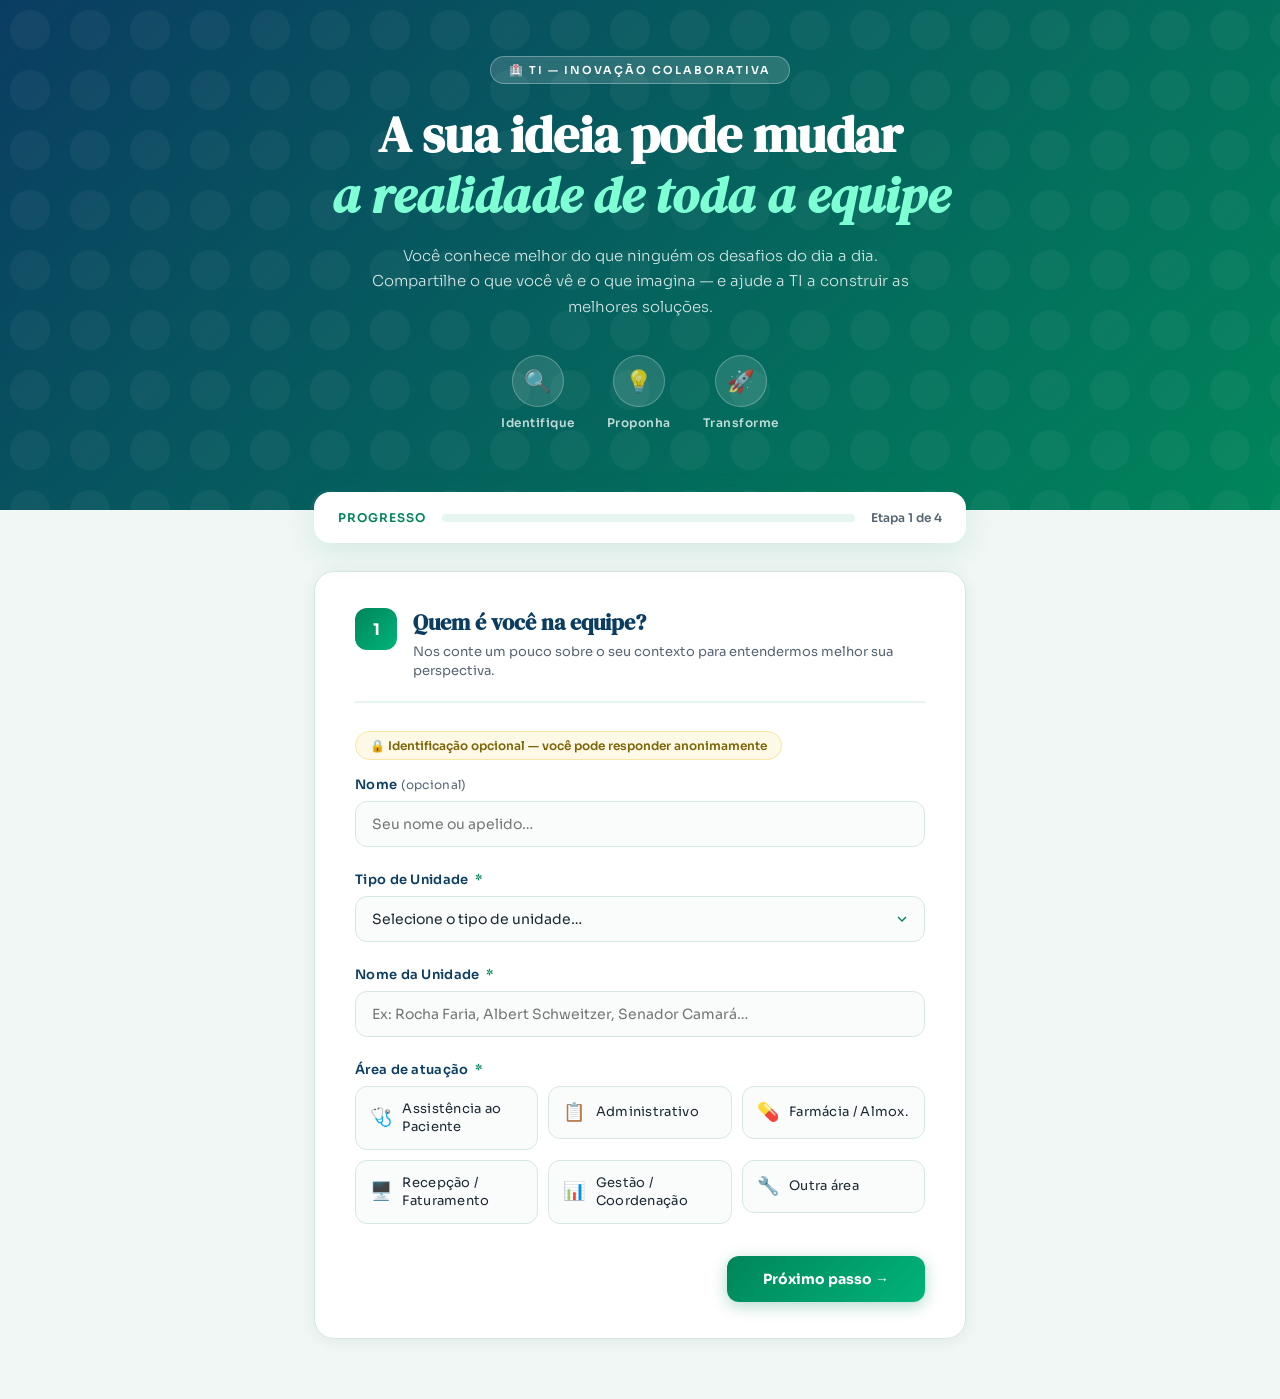
<file: index.html>
<!DOCTYPE html>
<html lang="pt-BR">

<head>
  <meta charset="UTF-8">
  <meta name="viewport" content="width=device-width, initial-scale=1.0">
  <title>Voz do Colaborador — TI</title>
  <link
    href="https://fonts.googleapis.com/css2?family=Sora:wght@300;400;600;700&family=DM+Serif+Display:ital@0;1&display=swap"
    rel="stylesheet">
  <link rel="stylesheet" href="style.css">
</head>

<body>

  <!-- HERO -->
  <div class="hero">
    <div class="hero-badge">🏥 TI — Inovação Colaborativa</div>
    <h1>A sua ideia pode mudar<br><em>a realidade de toda a equipe</em></h1>
    <p>Você conhece melhor do que ninguém os desafios do dia a dia. Compartilhe o que você vê e o que imagina — e ajude
      a TI a construir as melhores soluções.</p>
    <div class="hero-icons">
      <div class="hero-icon-item">
        <div class="icon-circle">🔍</div>
        Identifique
      </div>
      <div class="hero-icon-item">
        <div class="icon-circle">💡</div>
        Proponha
      </div>
      <div class="hero-icon-item">
        <div class="icon-circle">🚀</div>
        Transforme
      </div>
    </div>
  </div>

  <!-- PROGRESS -->
  <div class="progress-wrap">
    <div class="progress-card">
      <span class="progress-label">Progresso</span>
      <div class="progress-bar-bg">
        <div class="progress-bar-fill" id="progressFill"></div>
      </div>
      <span class="progress-steps" id="progressText">Etapa 1 de 4</span>
    </div>
  </div>

  <!-- FORM -->
  <div class="form-wrapper">

    <!-- SEÇÃO 1: Identificação -->
    <div class="form-section active" id="sec1">
      <div class="section-header">
        <div class="section-number">1</div>
        <div class="section-title">
          <h2>Quem é você na equipe?</h2>
          <p>Nos conte um pouco sobre o seu contexto para entendermos melhor sua perspectiva.</p>
        </div>
      </div>

      <div class="anon-badge">🔒 Identificação opcional — você pode responder anonimamente</div>

      <div class="field-group">
        <label>Nome <span class="opcional">(opcional)</span></label>
        <input type="text" id="nome" placeholder="Seu nome ou apelido…">
      </div>

      <div class="field-group">
        <label>Tipo de Unidade <span class="obrig">*</span></label>
        <select id="unidadeTipo">
          <option value="">Selecione o tipo de unidade…</option>
          <option value="Hospital">Hospital</option>
          <option value="Maternidade">Maternidade</option>
          <option value="UPA">UPA — Unidade de Pronto Atendimento</option>
        </select>
        <div class="field-error">Por favor, selecione o tipo de unidade.</div>
      </div>

      <div class="field-group">
        <label>Nome da Unidade <span class="obrig">*</span></label>
        <input type="text" id="unidadeNome" placeholder="Ex: Rocha Faria, Albert Schweitzer, Senador Camará…">
        <div class="field-error">Por favor, digite o nome da unidade.</div>
      </div>

      <div class="field-group">
        <label>Área de atuação <span class="obrig">*</span></label>
        <div class="card-options">
          <div class="card-option">
            <input type="radio" name="area" id="area1" value="Assistência direta ao paciente">
            <label for="area1"><span class="card-icon">🩺</span> Assistência ao Paciente</label>
          </div>
          <div class="card-option">
            <input type="radio" name="area" id="area2" value="Administrativo">
            <label for="area2"><span class="card-icon">📋</span> Administrativo</label>
          </div>
          <div class="card-option">
            <input type="radio" name="area" id="area3" value="Farmácia / Almoxarifado">
            <label for="area3"><span class="card-icon">💊</span> Farmácia / Almox.</label>
          </div>
          <div class="card-option">
            <input type="radio" name="area" id="area4" value="Recepção / Faturamento">
            <label for="area4"><span class="card-icon">🖥️</span> Recepção / Faturamento</label>
          </div>
          <div class="card-option">
            <input type="radio" name="area" id="area5" value="Gestão / Coordenação">
            <label for="area5"><span class="card-icon">📊</span> Gestão / Coordenação</label>
          </div>
          <div class="card-option">
            <input type="radio" name="area" id="area6" value="Outra">
            <label for="area6"><span class="card-icon">🔧</span> Outra área</label>
          </div>
        </div>
        <div class="field-error">Selecione sua área de atuação.</div>
      </div>

      <div class="nav-buttons">
        <button class="btn-next" onclick="goTo(2)">Próximo passo →</button>
      </div>
    </div>

    <!-- SEÇÃO 2: O Problema -->
    <div class="form-section" id="sec2">
      <div class="section-header">
        <div class="section-number">2</div>
        <div class="section-title">
          <h2>Qual o problema de tecnologia enfrentado?</h2>
          <p>Descreva os obstáculos tecnológicos que atrapalham sua rotina de trabalho.</p>
        </div>
      </div>

      <div class="callout">
        <strong>⚠️ Atenção:</strong> Este canal é <strong>exclusivo para problemas de Tecnologia da Informação (TI)</strong>. Reclamações sobre escalas de plantão, falta de insumos clínicos, temperatura do ar-condicionado ou outros assuntos de infraestrutura física/clínica devem ser reportados diretamente à sua coordenação.
      </div>

      <div class="field-group">
        <label>Descreva o problema de TI com suas próprias palavras <span class="obrig">*</span></label>
        <textarea id="descProblema"
          placeholder="Ex: O computador do consultório X está demorando muito para iniciar, ou o sistema de prontuário trava ao tentar salvar a ficha de evolução clínica..."
          oninput="countChars(this, 'count1')"></textarea>
        <div style="display:flex; justify-content:space-between; align-items:center">
          <p class="field-hint">Seja específico: informe qual computador, sistema ou equipamento apresenta a falha.</p>
          <span class="char-counter" id="count1">0 caracteres</span>
        </div>
        <div class="field-error">Descreva o problema de TI encontrado.</div>
      </div>

      <div class="field-group">
        <label>Com que frequência isso acontece?</label>
        <div class="star-rating" id="freqRating">
          <button type="button" class="star-btn" onclick="selectStar('freqRating', this, 'freq')">Raramente</button>
          <button type="button" class="star-btn" onclick="selectStar('freqRating', this, 'freq')">Às vezes</button>
          <button type="button" class="star-btn" onclick="selectStar('freqRating', this, 'freq')">Com
            frequência</button>
          <button type="button" class="star-btn" onclick="selectStar('freqRating', this, 'freq')">Todo dia</button>
        </div>
        <input type="hidden" id="freq" value="">
      </div>

      <div class="field-group">
        <label>Qual o impacto no atendimento? <span class="obrig">*</span></label>
        <div class="impact-select">
          <div class="impact-opt">
            <input type="radio" name="impacto" id="imp1" value="1">
            <label for="imp1"><span class="impact-num">1</span>Mínimo</label>
          </div>
          <div class="impact-opt">
            <input type="radio" name="impacto" id="imp2" value="2">
            <label for="imp2"><span class="impact-num">2</span>Baixo</label>
          </div>
          <div class="impact-opt">
            <input type="radio" name="impacto" id="imp3" value="3">
            <label for="imp3"><span class="impact-num">3</span>Médio</label>
          </div>
          <div class="impact-opt">
            <input type="radio" name="impacto" id="imp4" value="4">
            <label for="imp4"><span class="impact-num">4</span>Alto</label>
          </div>
          <div class="impact-opt">
            <input type="radio" name="impacto" id="imp5" value="5">
            <label for="imp5"><span class="impact-num">5</span>Crítico</label>
          </div>
        </div>
        <div class="field-error">Avalie o impacto do problema.</div>
      </div>

      <div class="nav-buttons">
        <button class="btn-back" onclick="goTo(1)">← Voltar</button>
        <button class="btn-next" onclick="goTo(3)">Próximo passo →</button>
      </div>
    </div>

    <!-- SEÇÃO 3: A Solução -->
    <div class="form-section" id="sec3">
      <div class="section-header">
        <div class="section-number">3</div>
        <div class="section-title">
          <h2>O que você faria para resolver?</h2>
          <p>Não existe ideia errada. Qualquer sugestão, por mais simples que pareça, pode ser o ponto de partida de uma
            grande melhoria.</p>
        </div>
      </div>

      <div class="callout">
        <strong>🧠 Imagine:</strong> Se você tivesse acesso a qualquer recurso tecnológico, o que resolveria esse
        problema de uma vez por todas?
      </div>

      <div class="field-group">
        <label>Sua ideia de solução <span class="obrig">*</span></label>
        <textarea id="solucao"
          placeholder="Ex: Seria ótimo se o sistema abrisse automaticamente o prontuário do paciente ao ler a pulseira, sem precisar digitar o número manualmente…"
          oninput="countChars(this, 'count2')" style="min-height:130px"></textarea>
        <div style="display:flex; justify-content:space-between; align-items:center">
          <p class="field-hint">Pode ser algo que já existe em outro lugar, que você viu numa reportagem ou simplesmente
            uma ideia sua!</p>
          <span class="char-counter" id="count2">0 caracteres</span>
        </div>
        <div class="field-error">Descreva sua proposta de solução.</div>
      </div>

      <div class="field-group">
        <label>Você já tentou resolver isso de alguma forma?</label>
        <textarea id="tentativas"
          placeholder="Ex: A gente criou uma planilha paralela pra compensar, mas é trabalhoso e dá erro…"
          oninput="countChars(this, 'count3')"></textarea>
        <span class="char-counter" id="count3">0 caracteres</span>
      </div>

      <div class="field-group">
        <label>Quem mais é afetado por esse problema? <span class="opcional">(opcional)</span></label>
        <div class="card-options">
          <div class="card-option">
            <input type="checkbox" name="afetados" id="af1" value="Minha equipe direta">
            <label for="af1"><span class="card-icon">👥</span> Minha equipe direta</label>
          </div>
          <div class="card-option">
            <input type="checkbox" name="afetados" id="af2" value="Outras equipes">
            <label for="af2"><span class="card-icon">🏢</span> Outras equipes</label>
          </div>
          <div class="card-option">
            <input type="checkbox" name="afetados" id="af3" value="Pacientes">
            <label for="af3"><span class="card-icon">🤝</span> Pacientes</label>
          </div>
          <div class="card-option">
            <input type="checkbox" name="afetados" id="af4" value="Toda a unidade">
            <label for="af4"><span class="card-icon">🏥</span> Toda a unidade</label>
          </div>
        </div>
      </div>

      <div class="nav-buttons">
        <button class="btn-back" onclick="goTo(2)">← Voltar</button>
        <button class="btn-next" onclick="goTo(4)">Próximo passo →</button>
      </div>
    </div>

    <!-- SEÇÃO 4: Participação e Fechamento -->
    <div class="form-section" id="sec4">
      <div class="section-header">
        <div class="section-number">4</div>
        <div class="section-title">
          <h2>Contato e Encerramento</h2>
          <p>Se desejar, informe seus contatos para que a equipe de TI possa lhe dar um retorno.</p>
        </div>
      </div>

      <div class="field-group">
        <label>E-mail ou ramal para contato <span class="opcional">(opcional)</span></label>
        <input type="email" id="email" placeholder="seu.email@riosaudeamplificado.rj.gov.br">
        <p class="field-hint">Somente para retornarmos com novidades sobre sua sugestão. Não será compartilhado.</p>
      </div>

      <div class="field-divider"></div>

      <div class="field-group">
        <label>Tem mais alguma coisa que queira nos contar? <span class="opcional">(opcional)</span></label>
        <textarea id="mensagemFinal"
          placeholder="Qualquer observação, sugestão adicional ou recado para a equipe de TI…"></textarea>
      </div>

      <div class="field-group">
        <label>Como você avalia a abertura da TI para receber sugestões?</label>
        <div class="star-rating" id="avalRating">
          <button type="button" class="star-btn" onclick="selectStar('avalRating', this, 'aval')">⭐ Ruim</button>
          <button type="button" class="star-btn" onclick="selectStar('avalRating', this, 'aval')">⭐⭐ Regular</button>
          <button type="button" class="star-btn" onclick="selectStar('avalRating', this, 'aval')">⭐⭐⭐ Boa</button>
          <button type="button" class="star-btn" onclick="selectStar('avalRating', this, 'aval')">⭐⭐⭐⭐ Ótima</button>
        </div>
        <input type="hidden" id="aval" value="">
      </div>

      <div class="nav-buttons">
        <button class="btn-back" onclick="goTo(3)">← Voltar</button>
        <button class="btn-submit" onclick="submitForm()">
          ✅ Enviar minha contribuição
        </button>
      </div>
    </div>

    <!-- TELA DE SUCESSO -->
    <div class="success-screen" id="successScreen">
      <div class="success-icon">🚀</div>
      <h2>Obrigado pela sua voz!</h2>
      <p>Sua contribuição chegou à equipe de TI. Cada ideia é lida com atenção e pode se tornar a solução que toda a
        unidade precisava.</p>
      <div class="success-tags">
        <span class="success-tag">✅ Resposta registrada</span>
        <span class="success-tag">🔒 Dados protegidos</span>
        <span class="success-tag">💡 Ideia em análise</span>
        <span class="success-tag">🤝 Você fez a diferença</span>
      </div>
    </div>

  </div>

  <script src="script.js"></script>
</body>

</html>
</file>
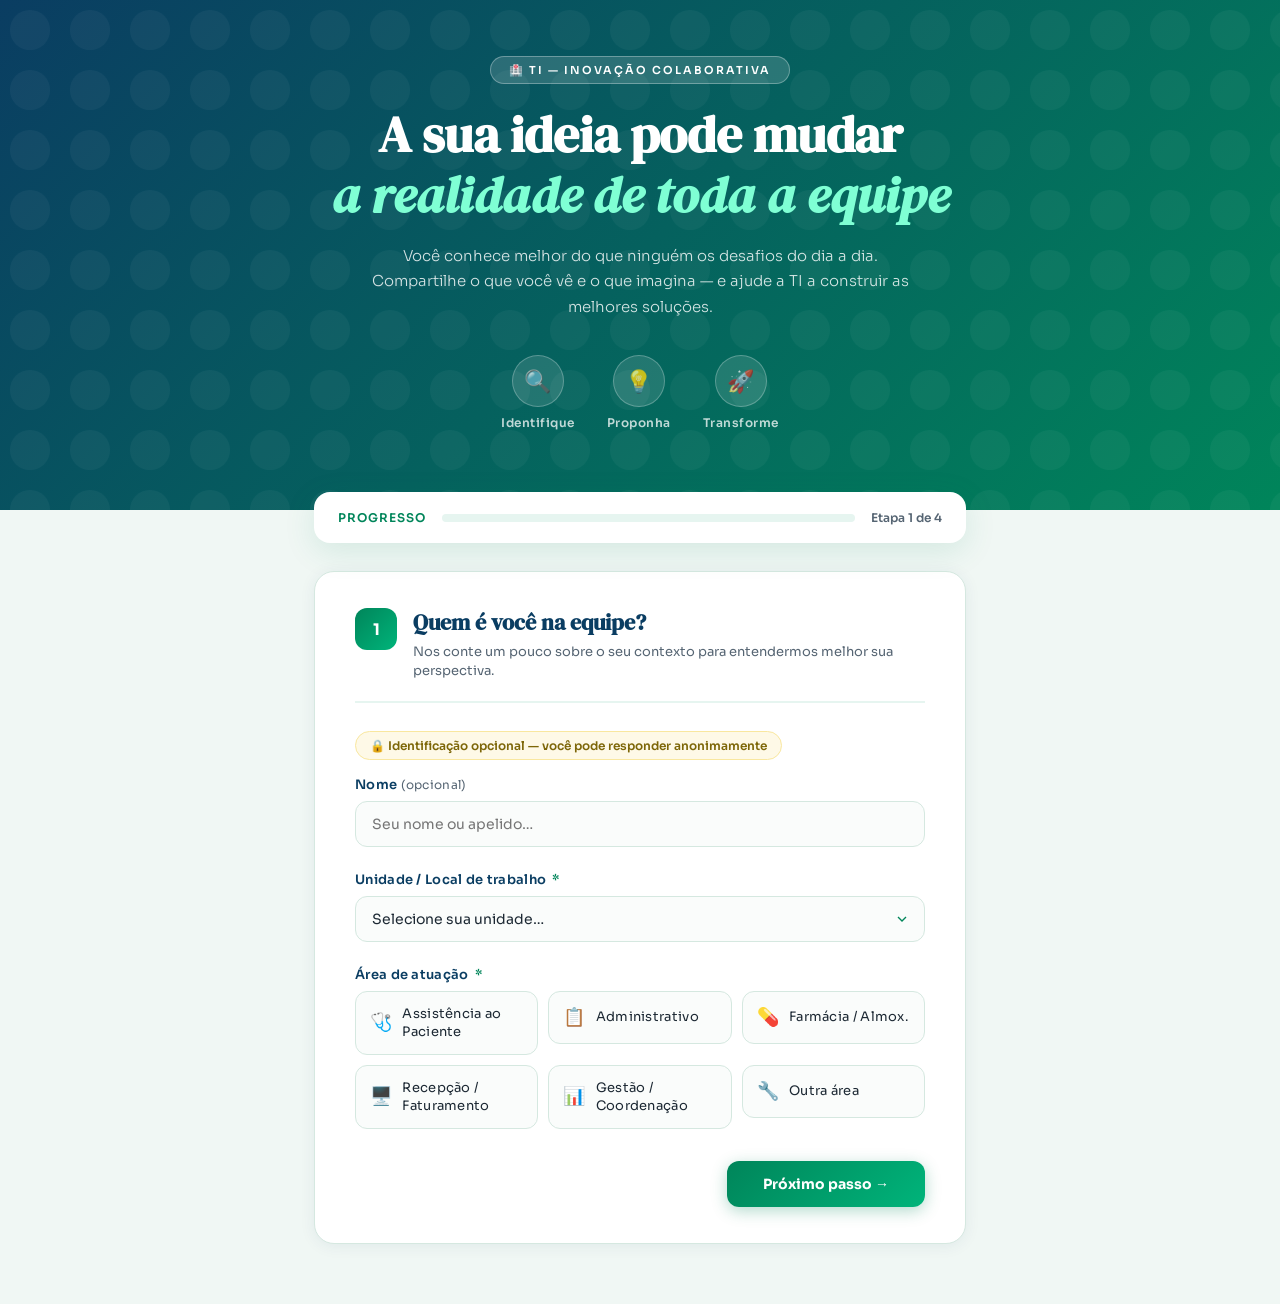
<file: voz-do-colaborador/index.html>
<!DOCTYPE html>
<html lang="pt-BR">
<head>
<meta charset="UTF-8">
<meta name="viewport" content="width=device-width, initial-scale=1.0">
<title>Voz do Colaborador — TI</title>
<link href="https://fonts.googleapis.com/css2?family=Sora:wght@300;400;600;700&family=DM+Serif+Display:ital@0;1&display=swap" rel="stylesheet">
<link rel="stylesheet" href="style.css">
</head>
<body>

<!-- HERO -->
<div class="hero">
  <div class="hero-badge">🏥 TI — Inovação Colaborativa</div>
  <h1>A sua ideia pode mudar<br><em>a realidade de toda a equipe</em></h1>
  <p>Você conhece melhor do que ninguém os desafios do dia a dia. Compartilhe o que você vê e o que imagina — e ajude a TI a construir as melhores soluções.</p>
  <div class="hero-icons">
    <div class="hero-icon-item">
      <div class="icon-circle">🔍</div>
      Identifique
    </div>
    <div class="hero-icon-item">
      <div class="icon-circle">💡</div>
      Proponha
    </div>
    <div class="hero-icon-item">
      <div class="icon-circle">🚀</div>
      Transforme
    </div>
  </div>
</div>

<!-- PROGRESS -->
<div class="progress-wrap">
  <div class="progress-card">
    <span class="progress-label">Progresso</span>
    <div class="progress-bar-bg">
      <div class="progress-bar-fill" id="progressFill"></div>
    </div>
    <span class="progress-steps" id="progressText">Etapa 1 de 4</span>
  </div>
</div>

<!-- FORM -->
<div class="form-wrapper">

  <!-- SEÇÃO 1: Identificação -->
  <div class="form-section active" id="sec1">
    <div class="section-header">
      <div class="section-number">1</div>
      <div class="section-title">
        <h2>Quem é você na equipe?</h2>
        <p>Nos conte um pouco sobre o seu contexto para entendermos melhor sua perspectiva.</p>
      </div>
    </div>

    <div class="anon-badge">🔒 Identificação opcional — você pode responder anonimamente</div>

    <div class="field-group">
      <label>Nome <span class="opcional">(opcional)</span></label>
      <input type="text" id="nome" placeholder="Seu nome ou apelido…">
    </div>

    <div class="field-group">
      <label>Unidade / Local de trabalho <span class="obrig">*</span></label>
      <select id="unidade">
        <option value="">Selecione sua unidade…</option>
        <option>Policlínica Piquet Carneiro</option>
        <option>Policlínica Newton Bethlem</option>
        <option>Policlínica Rodolpho Rocco</option>
        <option>CER II — Centro de Reabilitação</option>
        <option>Hospital Estadual Rocha Faria</option>
        <option>Hospital Estadual Anchieta</option>
        <option>Hospital Estadual Carlos Chagas</option>
        <option>Hospital Estadual Getúlio Vargas</option>
        <option>UPA — Unidade de Pronto Atendimento</option>
        <option>Sede Administrativa</option>
        <option>Outra unidade</option>
      </select>
      <div class="field-error">Por favor, selecione sua unidade.</div>
    </div>

    <div class="field-group">
      <label>Área de atuação <span class="obrig">*</span></label>
      <div class="card-options">
        <div class="card-option">
          <input type="radio" name="area" id="area1" value="Assistência direta ao paciente">
          <label for="area1"><span class="card-icon">🩺</span> Assistência ao Paciente</label>
        </div>
        <div class="card-option">
          <input type="radio" name="area" id="area2" value="Administrativo">
          <label for="area2"><span class="card-icon">📋</span> Administrativo</label>
        </div>
        <div class="card-option">
          <input type="radio" name="area" id="area3" value="Farmácia / Almoxarifado">
          <label for="area3"><span class="card-icon">💊</span> Farmácia / Almox.</label>
        </div>
        <div class="card-option">
          <input type="radio" name="area" id="area4" value="Recepção / Faturamento">
          <label for="area4"><span class="card-icon">🖥️</span> Recepção / Faturamento</label>
        </div>
        <div class="card-option">
          <input type="radio" name="area" id="area5" value="Gestão / Coordenação">
          <label for="area5"><span class="card-icon">📊</span> Gestão / Coordenação</label>
        </div>
        <div class="card-option">
          <input type="radio" name="area" id="area6" value="Outra">
          <label for="area6"><span class="card-icon">🔧</span> Outra área</label>
        </div>
      </div>
      <div class="field-error">Selecione sua área de atuação.</div>
    </div>

    <div class="nav-buttons">
      <button class="btn-next" onclick="goTo(2)">Próximo passo →</button>
    </div>
  </div>

  <!-- SEÇÃO 2: O Problema -->
  <div class="form-section" id="sec2">
    <div class="section-header">
      <div class="section-number">2</div>
      <div class="section-title">
        <h2>O que está travando o seu trabalho?</h2>
        <p>Descreva os obstáculos tecnológicos que você enfrenta. Quanto mais detalhe, melhor!</p>
      </div>
    </div>

    <div class="callout">
      <strong>💡 Dica:</strong> Pense no seu último dia de trabalho. O que te fez perder tempo? O que te causou frustração com algum sistema, equipamento ou processo?
    </div>

    <div class="field-group">
      <label>Qual é o principal problema de TI que você enfrenta? <span class="obrig">*</span></label>
      <div class="card-options" style="grid-template-columns: repeat(auto-fill, minmax(200px, 1fr));">
        <div class="card-option">
          <input type="radio" name="tipo_prob" id="tp1" value="Sistemas lentos ou instáveis">
          <label for="tp1"><span class="card-icon">🐢</span> Sistemas lentos ou travando</label>
        </div>
        <div class="card-option">
          <input type="radio" name="tipo_prob" id="tp2" value="Equipamentos defeituosos">
          <label for="tp2"><span class="card-icon">💻</span> Equipamentos com defeito</label>
        </div>
        <div class="card-option">
          <input type="radio" name="tipo_prob" id="tp3" value="Falta de acesso a sistemas">
          <label for="tp3"><span class="card-icon">🔐</span> Falta de acesso a sistemas</label>
        </div>
        <div class="card-option">
          <input type="radio" name="tipo_prob" id="tp4" value="Retrabalho por processos manuais">
          <label for="tp4"><span class="card-icon">📄</span> Muito processo manual/papel</label>
        </div>
        <div class="card-option">
          <input type="radio" name="tipo_prob" id="tp5" value="Falta de integração entre sistemas">
          <label for="tp5"><span class="card-icon">🔗</span> Sistemas não se integram</label>
        </div>
        <div class="card-option">
          <input type="radio" name="tipo_prob" id="tp6" value="Outro">
          <label for="tp6"><span class="card-icon">➕</span> Outro problema</label>
        </div>
      </div>
      <div class="field-error">Selecione o tipo de problema.</div>
    </div>

    <div class="field-divider"></div>

    <div class="field-group">
      <label>Descreva o problema com suas próprias palavras <span class="obrig">*</span></label>
      <textarea id="descProblema" placeholder="Ex: Toda vez que vou registrar o atendimento no sistema X, ele demora mais de 5 minutos para salvar, o que atrasa a fila e estressa os pacientes…" oninput="countChars(this, 'count1')"></textarea>
      <div style="display:flex; justify-content:space-between; align-items:center">
        <p class="field-hint">Seja específico: qual sistema? Qual situação? Com que frequência acontece?</p>
        <span class="char-counter" id="count1">0 caracteres</span>
      </div>
      <div class="field-error">Descreva o problema encontrado.</div>
    </div>

    <div class="field-group">
      <label>Com que frequência isso acontece?</label>
      <div class="star-rating" id="freqRating">
        <button type="button" class="star-btn" onclick="selectStar('freqRating', this, 'freq')">Raramente</button>
        <button type="button" class="star-btn" onclick="selectStar('freqRating', this, 'freq')">Às vezes</button>
        <button type="button" class="star-btn" onclick="selectStar('freqRating', this, 'freq')">Com frequência</button>
        <button type="button" class="star-btn" onclick="selectStar('freqRating', this, 'freq')">Todo dia</button>
      </div>
      <input type="hidden" id="freq" value="">
    </div>

    <div class="field-group">
      <label>Qual o impacto no atendimento? <span class="obrig">*</span></label>
      <div class="impact-select">
        <div class="impact-opt">
          <input type="radio" name="impacto" id="imp1" value="1">
          <label for="imp1"><span class="impact-num">1</span>Mínimo</label>
        </div>
        <div class="impact-opt">
          <input type="radio" name="impacto" id="imp2" value="2">
          <label for="imp2"><span class="impact-num">2</span>Baixo</label>
        </div>
        <div class="impact-opt">
          <input type="radio" name="impacto" id="imp3" value="3">
          <label for="imp3"><span class="impact-num">3</span>Médio</label>
        </div>
        <div class="impact-opt">
          <input type="radio" name="impacto" id="imp4" value="4">
          <label for="imp4"><span class="impact-num">4</span>Alto</label>
        </div>
        <div class="impact-opt">
          <input type="radio" name="impacto" id="imp5" value="5">
          <label for="imp5"><span class="impact-num">5</span>Crítico</label>
        </div>
      </div>
      <div class="field-error">Avalie o impacto do problema.</div>
    </div>

    <div class="nav-buttons">
      <button class="btn-back" onclick="goTo(1)">← Voltar</button>
      <button class="btn-next" onclick="goTo(3)">Próximo passo →</button>
    </div>
  </div>

  <!-- SEÇÃO 3: A Solução -->
  <div class="form-section" id="sec3">
    <div class="section-header">
      <div class="section-number">3</div>
      <div class="section-title">
        <h2>O que você faria para resolver?</h2>
        <p>Não existe ideia errada. Qualquer sugestão, por mais simples que pareça, pode ser o ponto de partida de uma grande melhoria.</p>
      </div>
    </div>

    <div class="callout">
      <strong>🧠 Imagine:</strong> Se você tivesse acesso a qualquer recurso tecnológico, o que resolveria esse problema de uma vez por todas?
    </div>

    <div class="field-group">
      <label>Sua ideia de solução <span class="obrig">*</span></label>
      <textarea id="solucao" placeholder="Ex: Seria ótimo se o sistema abrisse automaticamente o prontuário do paciente ao ler a pulseira, sem precisar digitar o número manualmente…" oninput="countChars(this, 'count2')" style="min-height:130px"></textarea>
      <div style="display:flex; justify-content:space-between; align-items:center">
        <p class="field-hint">Pode ser algo que já existe em outro lugar, que você viu numa reportagem ou simplesmente uma ideia sua!</p>
        <span class="char-counter" id="count2">0 caracteres</span>
      </div>
      <div class="field-error">Descreva sua proposta de solução.</div>
    </div>

    <div class="field-group">
      <label>Você já tentou resolver isso de alguma forma?</label>
      <textarea id="tentativas" placeholder="Ex: A gente criou uma planilha paralela pra compensar, mas é trabalhoso e dá erro…" oninput="countChars(this, 'count3')"></textarea>
      <span class="char-counter" id="count3">0 caracteres</span>
    </div>

    <div class="field-group">
      <label>Quem mais é afetado por esse problema? <span class="opcional">(opcional)</span></label>
      <div class="card-options">
        <div class="card-option">
          <input type="checkbox" name="afetados" id="af1" value="Minha equipe direta">
          <label for="af1"><span class="card-icon">👥</span> Minha equipe direta</label>
        </div>
        <div class="card-option">
          <input type="checkbox" name="afetados" id="af2" value="Outras equipes">
          <label for="af2"><span class="card-icon">🏢</span> Outras equipes</label>
        </div>
        <div class="card-option">
          <input type="checkbox" name="afetados" id="af3" value="Pacientes">
          <label for="af3"><span class="card-icon">🤝</span> Pacientes</label>
        </div>
        <div class="card-option">
          <input type="checkbox" name="afetados" id="af4" value="Toda a unidade">
          <label for="af4"><span class="card-icon">🏥</span> Toda a unidade</label>
        </div>
      </div>
    </div>

    <div class="nav-buttons">
      <button class="btn-back" onclick="goTo(2)">← Voltar</button>
      <button class="btn-next" onclick="goTo(4)">Próximo passo →</button>
    </div>
  </div>

  <!-- SEÇÃO 4: Participação e Fechamento -->
  <div class="form-section" id="sec4">
    <div class="section-header">
      <div class="section-number">4</div>
      <div class="section-title">
        <h2>Vamos construir isso juntos?</h2>
        <p>Queremos muito contar com você na hora de testar e validar as soluções!</p>
      </div>
    </div>

    <div class="field-group">
      <label>Você toparia participar de um grupo de teste da solução?</label>
      <div class="card-options">
        <div class="card-option">
          <input type="radio" name="participar" id="part1" value="Sim, adoraria participar!">
          <label for="part1"><span class="card-icon">🙋</span> Sim, adoraria!</label>
        </div>
        <div class="card-option">
          <input type="radio" name="participar" id="part2" value="Sim, se o horário permitir">
          <label for="part2"><span class="card-icon">🕐</span> Sim, se puder</label>
        </div>
        <div class="card-option">
          <input type="radio" name="participar" id="part3" value="Prefiro só sugerir">
          <label for="part3"><span class="card-icon">💬</span> Prefiro só sugerir</label>
        </div>
        <div class="card-option">
          <input type="radio" name="participar" id="part4" value="Não por enquanto">
          <label for="part4"><span class="card-icon">🙏</span> Não por enquanto</label>
        </div>
      </div>
    </div>

    <div class="field-group">
      <label>E-mail ou ramal para contato <span class="opcional">(opcional)</span></label>
      <input type="email" id="email" placeholder="seu.email@riosaudeamplificado.rj.gov.br">
      <p class="field-hint">Somente para retornarmos com novidades sobre sua sugestão. Não será compartilhado.</p>
    </div>

    <div class="field-divider"></div>

    <div class="field-group">
      <label>Tem mais alguma coisa que queira nos contar? <span class="opcional">(opcional)</span></label>
      <textarea id="mensagemFinal" placeholder="Qualquer observação, sugestão adicional ou recado para a equipe de TI…"></textarea>
    </div>

    <div class="field-group">
      <label>Como você avalia a abertura da TI para receber sugestões?</label>
      <div class="star-rating" id="avalRating">
        <button type="button" class="star-btn" onclick="selectStar('avalRating', this, 'aval')">⭐ Ruim</button>
        <button type="button" class="star-btn" onclick="selectStar('avalRating', this, 'aval')">⭐⭐ Regular</button>
        <button type="button" class="star-btn" onclick="selectStar('avalRating', this, 'aval')">⭐⭐⭐ Boa</button>
        <button type="button" class="star-btn" onclick="selectStar('avalRating', this, 'aval')">⭐⭐⭐⭐ Ótima</button>
      </div>
      <input type="hidden" id="aval" value="">
    </div>

    <div class="nav-buttons">
      <button class="btn-back" onclick="goTo(3)">← Voltar</button>
      <button class="btn-submit" onclick="submitForm()">
        ✅ Enviar minha contribuição
      </button>
    </div>
  </div>

  <!-- TELA DE SUCESSO -->
  <div class="success-screen" id="successScreen">
    <div class="success-icon">🚀</div>
    <h2>Obrigado pela sua voz!</h2>
    <p>Sua contribuição chegou à equipe de TI. Cada ideia é lida com atenção e pode se tornar a solução que toda a unidade precisava.</p>
    <div class="success-tags">
      <span class="success-tag">✅ Resposta registrada</span>
      <span class="success-tag">🔒 Dados protegidos</span>
      <span class="success-tag">💡 Ideia em análise</span>
      <span class="success-tag">🤝 Você fez a diferença</span>
    </div>
  </div>

</div>

<script src="script.js"></script>
</body>
</html>
</file>
<file: style.css>
:root {
  --verde: #00855A;
  --verde-claro: #00B47A;
  --verde-suave: #E6F5F0;
  --azul: #0A3D62;
  --azul-medio: #1A5276;
  --dourado: #D4AC0D;
  --cinza: #F4F6F8;
  --texto: #1C2833;
  --texto-suave: #566573;
  --branco: #ffffff;
  --borda: #D5E8E0;
}

* { box-sizing: border-box; margin: 0; padding: 0; }

body {
  font-family: 'Sora', sans-serif;
  background: #F0F7F4;
  color: var(--texto);
  min-height: 100vh;
  overflow-x: hidden;
}

/* HERO */
.hero {
  background: linear-gradient(135deg, var(--azul) 0%, var(--verde) 100%);
  padding: 56px 32px 80px;
  text-align: center;
  position: relative;
  overflow: hidden;
}

.hero::before {
  content: '';
  position: absolute;
  inset: 0;
  background: url("data:image/svg+xml,%3Csvg width='60' height='60' viewBox='0 0 60 60' xmlns='http://www.w3.org/2000/svg'%3E%3Cg fill='none' fill-rule='evenodd'%3E%3Cg fill='%23ffffff' fill-opacity='0.04'%3E%3Ccircle cx='30' cy='30' r='20'/%3E%3C/g%3E%3C/g%3E%3C/svg%3E");
}

.hero-badge {
  display: inline-block;
  background: rgba(255,255,255,0.15);
  border: 1px solid rgba(255,255,255,0.3);
  color: #fff;
  font-size: 11px;
  font-weight: 600;
  letter-spacing: 2px;
  text-transform: uppercase;
  padding: 6px 18px;
  border-radius: 20px;
  margin-bottom: 20px;
}

.hero h1 {
  font-family: 'DM Serif Display', serif;
  font-size: clamp(2rem, 5vw, 3.2rem);
  color: #fff;
  line-height: 1.2;
  margin-bottom: 16px;
  position: relative;
}

.hero h1 em {
  font-style: italic;
  color: #7FFFD4;
}

.hero p {
  color: rgba(255,255,255,0.82);
  font-size: 15px;
  line-height: 1.7;
  max-width: 540px;
  margin: 0 auto;
  font-weight: 300;
  position: relative;
}

.hero-icons {
  display: flex;
  justify-content: center;
  gap: 32px;
  margin-top: 36px;
  position: relative;
}

.hero-icon-item {
  text-align: center;
  color: rgba(255,255,255,0.75);
  font-size: 12px;
  font-weight: 600;
  letter-spacing: 0.5px;
}

.hero-icon-item .icon-circle {
  width: 52px; height: 52px;
  background: rgba(255,255,255,0.12);
  border: 1.5px solid rgba(255,255,255,0.25);
  border-radius: 50%;
  display: flex; align-items: center; justify-content: center;
  font-size: 22px;
  margin: 0 auto 8px;
}

/* PROGRESS */
.progress-wrap {
  max-width: 700px;
  margin: -18px auto 0;
  padding: 0 24px;
  position: relative;
  z-index: 10;
}

.progress-card {
  background: var(--branco);
  border-radius: 16px;
  padding: 18px 24px;
  box-shadow: 0 8px 32px rgba(0,133,90,0.12);
  display: flex;
  align-items: center;
  gap: 16px;
}

.progress-label {
  font-size: 12px;
  font-weight: 600;
  color: var(--verde);
  letter-spacing: 1px;
  text-transform: uppercase;
  white-space: nowrap;
}

.progress-bar-bg {
  flex: 1;
  height: 8px;
  background: var(--verde-suave);
  border-radius: 4px;
  overflow: hidden;
}

.progress-bar-fill {
  height: 100%;
  background: linear-gradient(90deg, var(--verde), var(--verde-claro));
  border-radius: 4px;
  width: 0%;
  transition: width 0.5s ease;
}

.progress-steps {
  font-size: 12px;
  color: var(--texto-suave);
  font-weight: 600;
  white-space: nowrap;
}

/* FORM WRAPPER */
.form-wrapper {
  max-width: 700px;
  margin: 28px auto 60px;
  padding: 0 24px;
}

/* SECTIONS */
.form-section {
  background: var(--branco);
  border-radius: 20px;
  padding: 36px 40px;
  margin-bottom: 20px;
  box-shadow: 0 2px 16px rgba(10,61,98,0.07);
  border: 1px solid var(--borda);
  display: none;
  animation: fadeUp 0.4s ease;
}

.form-section.active { display: block; }

@keyframes fadeUp {
  from { opacity: 0; transform: translateY(16px); }
  to { opacity: 1; transform: translateY(0); }
}

.section-header {
  display: flex;
  align-items: flex-start;
  gap: 16px;
  margin-bottom: 28px;
  padding-bottom: 20px;
  border-bottom: 2px solid var(--verde-suave);
}

.section-number {
  width: 42px; height: 42px;
  background: linear-gradient(135deg, var(--verde), var(--verde-claro));
  border-radius: 12px;
  display: flex; align-items: center; justify-content: center;
  color: #fff;
  font-weight: 700;
  font-size: 16px;
  flex-shrink: 0;
}

.section-title h2 {
  font-family: 'DM Serif Display', serif;
  font-size: 1.4rem;
  color: var(--azul);
  line-height: 1.3;
}

.section-title p {
  font-size: 13px;
  color: var(--texto-suave);
  margin-top: 4px;
  line-height: 1.5;
}

/* FIELDS */
.field-group {
  margin-bottom: 24px;
}

label {
  display: block;
  font-size: 13px;
  font-weight: 600;
  color: var(--azul);
  margin-bottom: 8px;
  letter-spacing: 0.3px;
}

label .obrig {
  color: var(--verde);
  margin-left: 3px;
}

label .opcional {
  font-weight: 400;
  color: var(--texto-suave);
  font-size: 12px;
}

input[type="text"],
input[type="email"],
select,
textarea {
  width: 100%;
  padding: 13px 16px;
  border: 1.5px solid var(--borda);
  border-radius: 12px;
  font-family: 'Sora', sans-serif;
  font-size: 14px;
  color: var(--texto);
  background: #FAFCFB;
  transition: border-color 0.2s, box-shadow 0.2s, background 0.2s;
  outline: none;
}

input[type="text"]:focus,
input[type="email"]:focus,
select:focus,
textarea:focus {
  border-color: var(--verde);
  box-shadow: 0 0 0 3px rgba(0,133,90,0.1);
  background: #fff;
}

textarea {
  min-height: 110px;
  resize: vertical;
  line-height: 1.6;
}

select {
  cursor: pointer;
  appearance: none;
  background-image: url("data:image/svg+xml,%3Csvg xmlns='http://www.w3.org/2000/svg' width='16' height='16' viewBox='0 0 24 24' fill='none' stroke='%2300855A' stroke-width='2'%3E%3Cpolyline points='6 9 12 15 18 9'/%3E%3C/svg%3E");
  background-repeat: no-repeat;
  background-position: right 14px center;
  padding-right: 40px;
}

.field-hint {
  font-size: 12px;
  color: var(--texto-suave);
  margin-top: 6px;
  line-height: 1.5;
}

/* RADIO / CHECKBOX CARDS */
.card-options {
  display: grid;
  grid-template-columns: repeat(auto-fill, minmax(180px, 1fr));
  gap: 10px;
}

.card-option {
  position: relative;
}

.card-option input {
  position: absolute;
  opacity: 0;
  width: 0; height: 0;
}

.card-option label {
  display: flex;
  align-items: center;
  gap: 10px;
  padding: 13px 14px;
  border: 1.5px solid var(--borda);
  border-radius: 12px;
  cursor: pointer;
  font-weight: 400;
  font-size: 13px;
  color: var(--texto);
  background: #FAFCFB;
  transition: all 0.2s;
  line-height: 1.4;
  margin: 0;
}

.card-option label .card-icon {
  font-size: 18px;
  flex-shrink: 0;
}

.card-option input:checked + label {
  border-color: var(--verde);
  background: var(--verde-suave);
  color: var(--azul);
  font-weight: 600;
}

.card-option label:hover {
  border-color: var(--verde-claro);
  background: #F0FBF7;
}

/* STAR RATING */
.star-rating {
  display: flex;
  gap: 8px;
  flex-wrap: wrap;
}

.star-btn {
  padding: 8px 20px;
  border: 1.5px solid var(--borda);
  border-radius: 10px;
  background: #FAFCFB;
  cursor: pointer;
  font-family: 'Sora', sans-serif;
  font-size: 13px;
  font-weight: 600;
  color: var(--texto-suave);
  transition: all 0.2s;
}

.star-btn:hover, .star-btn.selected {
  background: var(--verde-suave);
  border-color: var(--verde);
  color: var(--verde);
}

/* IMPACTO SLIDER */
.impact-select {
  display: grid;
  grid-template-columns: repeat(5, 1fr);
  gap: 8px;
}

.impact-opt {
  text-align: center;
  cursor: pointer;
}

.impact-opt input { display: none; }

.impact-opt label {
  display: block;
  padding: 12px 4px;
  border: 1.5px solid var(--borda);
  border-radius: 12px;
  cursor: pointer;
  font-size: 12px;
  font-weight: 600;
  color: var(--texto-suave);
  background: #FAFCFB;
  transition: all 0.2s;
  line-height: 1.4;
  margin: 0;
}

.impact-opt label .impact-num {
  display: block;
  font-size: 20px;
  font-weight: 700;
  margin-bottom: 2px;
}

.impact-opt input:checked + label {
  border-color: var(--verde);
  background: var(--verde-suave);
  color: var(--azul);
}

/* DIVIDER */
.field-divider {
  height: 1px;
  background: var(--verde-suave);
  margin: 28px 0;
}

/* CALLOUT */
.callout {
  background: linear-gradient(135deg, #E8F8F5, #D5F2EB);
  border-left: 4px solid var(--verde);
  border-radius: 0 12px 12px 0;
  padding: 16px 20px;
  margin-bottom: 28px;
  font-size: 13px;
  color: var(--azul);
  line-height: 1.6;
}

.callout strong { color: var(--verde); }

/* CHAR COUNT */
.char-counter {
  text-align: right;
  font-size: 11px;
  color: var(--texto-suave);
  margin-top: 4px;
}

/* NAVIGATION */
.nav-buttons {
  display: flex;
  justify-content: space-between;
  align-items: center;
  margin-top: 32px;
  gap: 12px;
}

.btn-back {
  padding: 13px 28px;
  border: 1.5px solid var(--borda);
  border-radius: 12px;
  background: transparent;
  font-family: 'Sora', sans-serif;
  font-size: 14px;
  font-weight: 600;
  color: var(--texto-suave);
  cursor: pointer;
  transition: all 0.2s;
}

.btn-back:hover {
  border-color: var(--verde);
  color: var(--verde);
}

.btn-next {
  padding: 14px 36px;
  background: linear-gradient(135deg, var(--verde), var(--verde-claro));
  border: none;
  border-radius: 12px;
  font-family: 'Sora', sans-serif;
  font-size: 14px;
  font-weight: 700;
  color: #fff;
  cursor: pointer;
  transition: all 0.2s;
  box-shadow: 0 4px 16px rgba(0,133,90,0.3);
  display: flex;
  align-items: center;
  gap: 8px;
  margin-left: auto;
}

.btn-next:hover {
  transform: translateY(-2px);
  box-shadow: 0 8px 24px rgba(0,133,90,0.4);
}

.btn-submit {
  padding: 16px 40px;
  background: linear-gradient(135deg, var(--azul), var(--verde));
  border: none;
  border-radius: 12px;
  font-family: 'Sora', sans-serif;
  font-size: 15px;
  font-weight: 700;
  color: #fff;
  cursor: pointer;
  transition: all 0.2s;
  box-shadow: 0 4px 20px rgba(0,133,90,0.35);
  display: flex;
  align-items: center;
  gap: 10px;
  margin-left: auto;
}

.btn-submit:hover {
  transform: translateY(-2px);
  box-shadow: 0 10px 28px rgba(0,133,90,0.45);
}

/* SUCCESS */
.success-screen {
  display: none;
  text-align: center;
  background: var(--branco);
  border-radius: 20px;
  padding: 60px 40px;
  box-shadow: 0 2px 16px rgba(10,61,98,0.07);
  border: 1px solid var(--borda);
  animation: fadeUp 0.5s ease;
}

.success-screen.active { display: block; }

.success-icon {
  width: 80px; height: 80px;
  background: linear-gradient(135deg, var(--verde), var(--verde-claro));
  border-radius: 50%;
  display: flex; align-items: center; justify-content: center;
  font-size: 38px;
  margin: 0 auto 24px;
  animation: popIn 0.5s 0.2s both;
}

@keyframes popIn {
  from { transform: scale(0); opacity: 0; }
  to { transform: scale(1); opacity: 1; }
}

.success-screen h2 {
  font-family: 'DM Serif Display', serif;
  font-size: 2rem;
  color: var(--azul);
  margin-bottom: 12px;
}

.success-screen p {
  color: var(--texto-suave);
  font-size: 15px;
  line-height: 1.7;
  max-width: 420px;
  margin: 0 auto 32px;
}

.success-tags {
  display: flex;
  flex-wrap: wrap;
  justify-content: center;
  gap: 10px;
}

.success-tag {
  background: var(--verde-suave);
  color: var(--verde);
  font-size: 13px;
  font-weight: 600;
  padding: 8px 18px;
  border-radius: 20px;
  border: 1.5px solid #B2E0D0;
}

/* ANON BADGE */
.anon-badge {
  display: inline-flex;
  align-items: center;
  gap: 6px;
  background: #FEF9E7;
  border: 1px solid #F9E79F;
  color: #7D6608;
  font-size: 12px;
  font-weight: 600;
  padding: 6px 14px;
  border-radius: 20px;
  margin-bottom: 16px;
}

/* RESPONSIVE */
@media (max-width: 520px) {
  .form-section { padding: 24px 20px; }
  .hero { padding: 40px 20px 72px; }
  .hero-icons { gap: 16px; }
  .card-options { grid-template-columns: 1fr 1fr; }
  .impact-select { grid-template-columns: repeat(5, 1fr); gap: 4px; }
  .impact-opt label { padding: 10px 2px; font-size: 10px; }
}

/* REQUIRED ERROR */
.field-error {
  font-size: 12px;
  color: #C0392B;
  margin-top: 5px;
  display: none;
}
.field-group.has-error input,
.field-group.has-error select,
.field-group.has-error textarea {
  border-color: #C0392B;
}
.field-group.has-error .field-error { display: block; }
</file>
<file: voz-do-colaborador/style.css>
:root {
  --verde: #00855A;
  --verde-claro: #00B47A;
  --verde-suave: #E6F5F0;
  --azul: #0A3D62;
  --azul-medio: #1A5276;
  --dourado: #D4AC0D;
  --cinza: #F4F6F8;
  --texto: #1C2833;
  --texto-suave: #566573;
  --branco: #ffffff;
  --borda: #D5E8E0;
}

* { box-sizing: border-box; margin: 0; padding: 0; }

body {
  font-family: 'Sora', sans-serif;
  background: #F0F7F4;
  color: var(--texto);
  min-height: 100vh;
  overflow-x: hidden;
}

/* HERO */
.hero {
  background: linear-gradient(135deg, var(--azul) 0%, var(--verde) 100%);
  padding: 56px 32px 80px;
  text-align: center;
  position: relative;
  overflow: hidden;
}

.hero::before {
  content: '';
  position: absolute;
  inset: 0;
  background: url("data:image/svg+xml,%3Csvg width='60' height='60' viewBox='0 0 60 60' xmlns='http://www.w3.org/2000/svg'%3E%3Cg fill='none' fill-rule='evenodd'%3E%3Cg fill='%23ffffff' fill-opacity='0.04'%3E%3Ccircle cx='30' cy='30' r='20'/%3E%3C/g%3E%3C/g%3E%3C/svg%3E");
}

.hero-badge {
  display: inline-block;
  background: rgba(255,255,255,0.15);
  border: 1px solid rgba(255,255,255,0.3);
  color: #fff;
  font-size: 11px;
  font-weight: 600;
  letter-spacing: 2px;
  text-transform: uppercase;
  padding: 6px 18px;
  border-radius: 20px;
  margin-bottom: 20px;
}

.hero h1 {
  font-family: 'DM Serif Display', serif;
  font-size: clamp(2rem, 5vw, 3.2rem);
  color: #fff;
  line-height: 1.2;
  margin-bottom: 16px;
  position: relative;
}

.hero h1 em {
  font-style: italic;
  color: #7FFFD4;
}

.hero p {
  color: rgba(255,255,255,0.82);
  font-size: 15px;
  line-height: 1.7;
  max-width: 540px;
  margin: 0 auto;
  font-weight: 300;
  position: relative;
}

.hero-icons {
  display: flex;
  justify-content: center;
  gap: 32px;
  margin-top: 36px;
  position: relative;
}

.hero-icon-item {
  text-align: center;
  color: rgba(255,255,255,0.75);
  font-size: 12px;
  font-weight: 600;
  letter-spacing: 0.5px;
}

.hero-icon-item .icon-circle {
  width: 52px; height: 52px;
  background: rgba(255,255,255,0.12);
  border: 1.5px solid rgba(255,255,255,0.25);
  border-radius: 50%;
  display: flex; align-items: center; justify-content: center;
  font-size: 22px;
  margin: 0 auto 8px;
}

/* PROGRESS */
.progress-wrap {
  max-width: 700px;
  margin: -18px auto 0;
  padding: 0 24px;
  position: relative;
  z-index: 10;
}

.progress-card {
  background: var(--branco);
  border-radius: 16px;
  padding: 18px 24px;
  box-shadow: 0 8px 32px rgba(0,133,90,0.12);
  display: flex;
  align-items: center;
  gap: 16px;
}

.progress-label {
  font-size: 12px;
  font-weight: 600;
  color: var(--verde);
  letter-spacing: 1px;
  text-transform: uppercase;
  white-space: nowrap;
}

.progress-bar-bg {
  flex: 1;
  height: 8px;
  background: var(--verde-suave);
  border-radius: 4px;
  overflow: hidden;
}

.progress-bar-fill {
  height: 100%;
  background: linear-gradient(90deg, var(--verde), var(--verde-claro));
  border-radius: 4px;
  width: 0%;
  transition: width 0.5s ease;
}

.progress-steps {
  font-size: 12px;
  color: var(--texto-suave);
  font-weight: 600;
  white-space: nowrap;
}

/* FORM WRAPPER */
.form-wrapper {
  max-width: 700px;
  margin: 28px auto 60px;
  padding: 0 24px;
}

/* SECTIONS */
.form-section {
  background: var(--branco);
  border-radius: 20px;
  padding: 36px 40px;
  margin-bottom: 20px;
  box-shadow: 0 2px 16px rgba(10,61,98,0.07);
  border: 1px solid var(--borda);
  display: none;
  animation: fadeUp 0.4s ease;
}

.form-section.active { display: block; }

@keyframes fadeUp {
  from { opacity: 0; transform: translateY(16px); }
  to { opacity: 1; transform: translateY(0); }
}

.section-header {
  display: flex;
  align-items: flex-start;
  gap: 16px;
  margin-bottom: 28px;
  padding-bottom: 20px;
  border-bottom: 2px solid var(--verde-suave);
}

.section-number {
  width: 42px; height: 42px;
  background: linear-gradient(135deg, var(--verde), var(--verde-claro));
  border-radius: 12px;
  display: flex; align-items: center; justify-content: center;
  color: #fff;
  font-weight: 700;
  font-size: 16px;
  flex-shrink: 0;
}

.section-title h2 {
  font-family: 'DM Serif Display', serif;
  font-size: 1.4rem;
  color: var(--azul);
  line-height: 1.3;
}

.section-title p {
  font-size: 13px;
  color: var(--texto-suave);
  margin-top: 4px;
  line-height: 1.5;
}

/* FIELDS */
.field-group {
  margin-bottom: 24px;
}

label {
  display: block;
  font-size: 13px;
  font-weight: 600;
  color: var(--azul);
  margin-bottom: 8px;
  letter-spacing: 0.3px;
}

label .obrig {
  color: var(--verde);
  margin-left: 3px;
}

label .opcional {
  font-weight: 400;
  color: var(--texto-suave);
  font-size: 12px;
}

input[type="text"],
input[type="email"],
select,
textarea {
  width: 100%;
  padding: 13px 16px;
  border: 1.5px solid var(--borda);
  border-radius: 12px;
  font-family: 'Sora', sans-serif;
  font-size: 14px;
  color: var(--texto);
  background: #FAFCFB;
  transition: border-color 0.2s, box-shadow 0.2s, background 0.2s;
  outline: none;
}

input[type="text"]:focus,
input[type="email"]:focus,
select:focus,
textarea:focus {
  border-color: var(--verde);
  box-shadow: 0 0 0 3px rgba(0,133,90,0.1);
  background: #fff;
}

textarea {
  min-height: 110px;
  resize: vertical;
  line-height: 1.6;
}

select {
  cursor: pointer;
  appearance: none;
  background-image: url("data:image/svg+xml,%3Csvg xmlns='http://www.w3.org/2000/svg' width='16' height='16' viewBox='0 0 24 24' fill='none' stroke='%2300855A' stroke-width='2'%3E%3Cpolyline points='6 9 12 15 18 9'/%3E%3C/svg%3E");
  background-repeat: no-repeat;
  background-position: right 14px center;
  padding-right: 40px;
}

.field-hint {
  font-size: 12px;
  color: var(--texto-suave);
  margin-top: 6px;
  line-height: 1.5;
}

/* RADIO / CHECKBOX CARDS */
.card-options {
  display: grid;
  grid-template-columns: repeat(auto-fill, minmax(180px, 1fr));
  gap: 10px;
}

.card-option {
  position: relative;
}

.card-option input {
  position: absolute;
  opacity: 0;
  width: 0; height: 0;
}

.card-option label {
  display: flex;
  align-items: center;
  gap: 10px;
  padding: 13px 14px;
  border: 1.5px solid var(--borda);
  border-radius: 12px;
  cursor: pointer;
  font-weight: 400;
  font-size: 13px;
  color: var(--texto);
  background: #FAFCFB;
  transition: all 0.2s;
  line-height: 1.4;
  margin: 0;
}

.card-option label .card-icon {
  font-size: 18px;
  flex-shrink: 0;
}

.card-option input:checked + label {
  border-color: var(--verde);
  background: var(--verde-suave);
  color: var(--azul);
  font-weight: 600;
}

.card-option label:hover {
  border-color: var(--verde-claro);
  background: #F0FBF7;
}

/* STAR RATING */
.star-rating {
  display: flex;
  gap: 8px;
  flex-wrap: wrap;
}

.star-btn {
  padding: 8px 20px;
  border: 1.5px solid var(--borda);
  border-radius: 10px;
  background: #FAFCFB;
  cursor: pointer;
  font-family: 'Sora', sans-serif;
  font-size: 13px;
  font-weight: 600;
  color: var(--texto-suave);
  transition: all 0.2s;
}

.star-btn:hover, .star-btn.selected {
  background: var(--verde-suave);
  border-color: var(--verde);
  color: var(--verde);
}

/* IMPACTO SLIDER */
.impact-select {
  display: grid;
  grid-template-columns: repeat(5, 1fr);
  gap: 8px;
}

.impact-opt {
  text-align: center;
  cursor: pointer;
}

.impact-opt input { display: none; }

.impact-opt label {
  display: block;
  padding: 12px 4px;
  border: 1.5px solid var(--borda);
  border-radius: 12px;
  cursor: pointer;
  font-size: 12px;
  font-weight: 600;
  color: var(--texto-suave);
  background: #FAFCFB;
  transition: all 0.2s;
  line-height: 1.4;
  margin: 0;
}

.impact-opt label .impact-num {
  display: block;
  font-size: 20px;
  font-weight: 700;
  margin-bottom: 2px;
}

.impact-opt input:checked + label {
  border-color: var(--verde);
  background: var(--verde-suave);
  color: var(--azul);
}

/* DIVIDER */
.field-divider {
  height: 1px;
  background: var(--verde-suave);
  margin: 28px 0;
}

/* CALLOUT */
.callout {
  background: linear-gradient(135deg, #E8F8F5, #D5F2EB);
  border-left: 4px solid var(--verde);
  border-radius: 0 12px 12px 0;
  padding: 16px 20px;
  margin-bottom: 28px;
  font-size: 13px;
  color: var(--azul);
  line-height: 1.6;
}

.callout strong { color: var(--verde); }

/* CHAR COUNT */
.char-counter {
  text-align: right;
  font-size: 11px;
  color: var(--texto-suave);
  margin-top: 4px;
}

/* NAVIGATION */
.nav-buttons {
  display: flex;
  justify-content: space-between;
  align-items: center;
  margin-top: 32px;
  gap: 12px;
}

.btn-back {
  padding: 13px 28px;
  border: 1.5px solid var(--borda);
  border-radius: 12px;
  background: transparent;
  font-family: 'Sora', sans-serif;
  font-size: 14px;
  font-weight: 600;
  color: var(--texto-suave);
  cursor: pointer;
  transition: all 0.2s;
}

.btn-back:hover {
  border-color: var(--verde);
  color: var(--verde);
}

.btn-next {
  padding: 14px 36px;
  background: linear-gradient(135deg, var(--verde), var(--verde-claro));
  border: none;
  border-radius: 12px;
  font-family: 'Sora', sans-serif;
  font-size: 14px;
  font-weight: 700;
  color: #fff;
  cursor: pointer;
  transition: all 0.2s;
  box-shadow: 0 4px 16px rgba(0,133,90,0.3);
  display: flex;
  align-items: center;
  gap: 8px;
  margin-left: auto;
}

.btn-next:hover {
  transform: translateY(-2px);
  box-shadow: 0 8px 24px rgba(0,133,90,0.4);
}

.btn-submit {
  padding: 16px 40px;
  background: linear-gradient(135deg, var(--azul), var(--verde));
  border: none;
  border-radius: 12px;
  font-family: 'Sora', sans-serif;
  font-size: 15px;
  font-weight: 700;
  color: #fff;
  cursor: pointer;
  transition: all 0.2s;
  box-shadow: 0 4px 20px rgba(0,133,90,0.35);
  display: flex;
  align-items: center;
  gap: 10px;
  margin-left: auto;
}

.btn-submit:hover {
  transform: translateY(-2px);
  box-shadow: 0 10px 28px rgba(0,133,90,0.45);
}

/* SUCCESS */
.success-screen {
  display: none;
  text-align: center;
  background: var(--branco);
  border-radius: 20px;
  padding: 60px 40px;
  box-shadow: 0 2px 16px rgba(10,61,98,0.07);
  border: 1px solid var(--borda);
  animation: fadeUp 0.5s ease;
}

.success-screen.active { display: block; }

.success-icon {
  width: 80px; height: 80px;
  background: linear-gradient(135deg, var(--verde), var(--verde-claro));
  border-radius: 50%;
  display: flex; align-items: center; justify-content: center;
  font-size: 38px;
  margin: 0 auto 24px;
  animation: popIn 0.5s 0.2s both;
}

@keyframes popIn {
  from { transform: scale(0); opacity: 0; }
  to { transform: scale(1); opacity: 1; }
}

.success-screen h2 {
  font-family: 'DM Serif Display', serif;
  font-size: 2rem;
  color: var(--azul);
  margin-bottom: 12px;
}

.success-screen p {
  color: var(--texto-suave);
  font-size: 15px;
  line-height: 1.7;
  max-width: 420px;
  margin: 0 auto 32px;
}

.success-tags {
  display: flex;
  flex-wrap: wrap;
  justify-content: center;
  gap: 10px;
}

.success-tag {
  background: var(--verde-suave);
  color: var(--verde);
  font-size: 13px;
  font-weight: 600;
  padding: 8px 18px;
  border-radius: 20px;
  border: 1.5px solid #B2E0D0;
}

/* ANON BADGE */
.anon-badge {
  display: inline-flex;
  align-items: center;
  gap: 6px;
  background: #FEF9E7;
  border: 1px solid #F9E79F;
  color: #7D6608;
  font-size: 12px;
  font-weight: 600;
  padding: 6px 14px;
  border-radius: 20px;
  margin-bottom: 16px;
}

/* RESPONSIVE */
@media (max-width: 520px) {
  .form-section { padding: 24px 20px; }
  .hero { padding: 40px 20px 72px; }
  .hero-icons { gap: 16px; }
  .card-options { grid-template-columns: 1fr 1fr; }
  .impact-select { grid-template-columns: repeat(5, 1fr); gap: 4px; }
  .impact-opt label { padding: 10px 2px; font-size: 10px; }
}

/* REQUIRED ERROR */
.field-error {
  font-size: 12px;
  color: #C0392B;
  margin-top: 5px;
  display: none;
}
.field-group.has-error input,
.field-group.has-error select,
.field-group.has-error textarea {
  border-color: #C0392B;
}
.field-group.has-error .field-error { display: block; }
</file>
